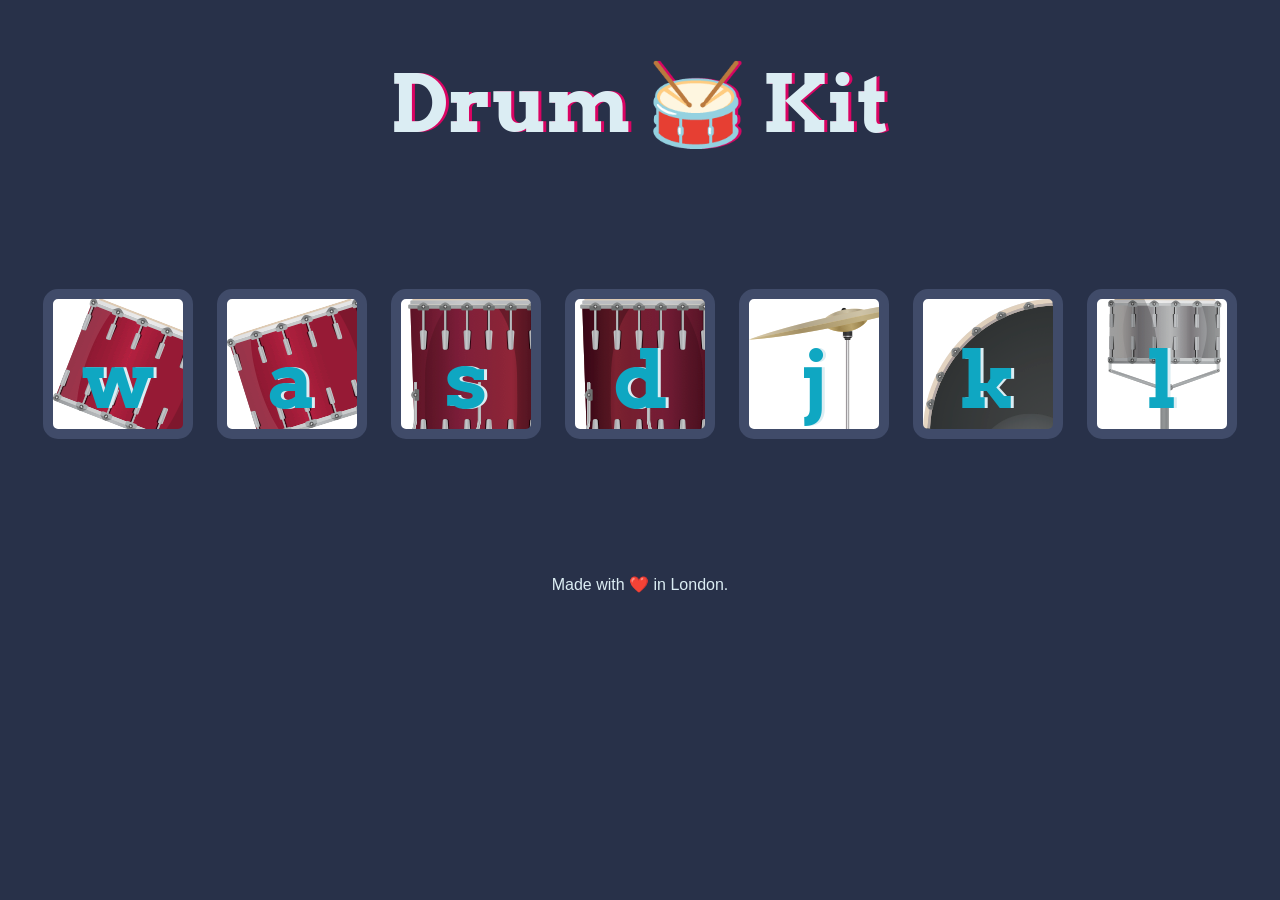
<file: drum kit/index.html>
<!DOCTYPE html>
<html lang="en" dir="ltr">
  <head>
    <meta charset="utf-8" />
    <title>Drum Kit</title>
    <link rel="stylesheet" href="styles.css" />
    <link
      href="https://fonts.googleapis.com/css?family=Arvo"
      rel="stylesheet"
    />
  </head>

  <body>
    <h1 id="title">Drum 🥁 Kit</h1>
    <div class="set">
      <button class="w drum">w</button>
      <button class="a drum">a</button>
      <button class="s drum">s</button>
      <button class="d drum">d</button>
      <button class="j drum">j</button>
      <button class="k drum">k</button>
      <button class="l drum">l</button>
    </div>

    <script src="index.js" type="text/javascript"></script>
  </body>
  <footer>Made with ❤️ in London.</footer>
</html>
</file>
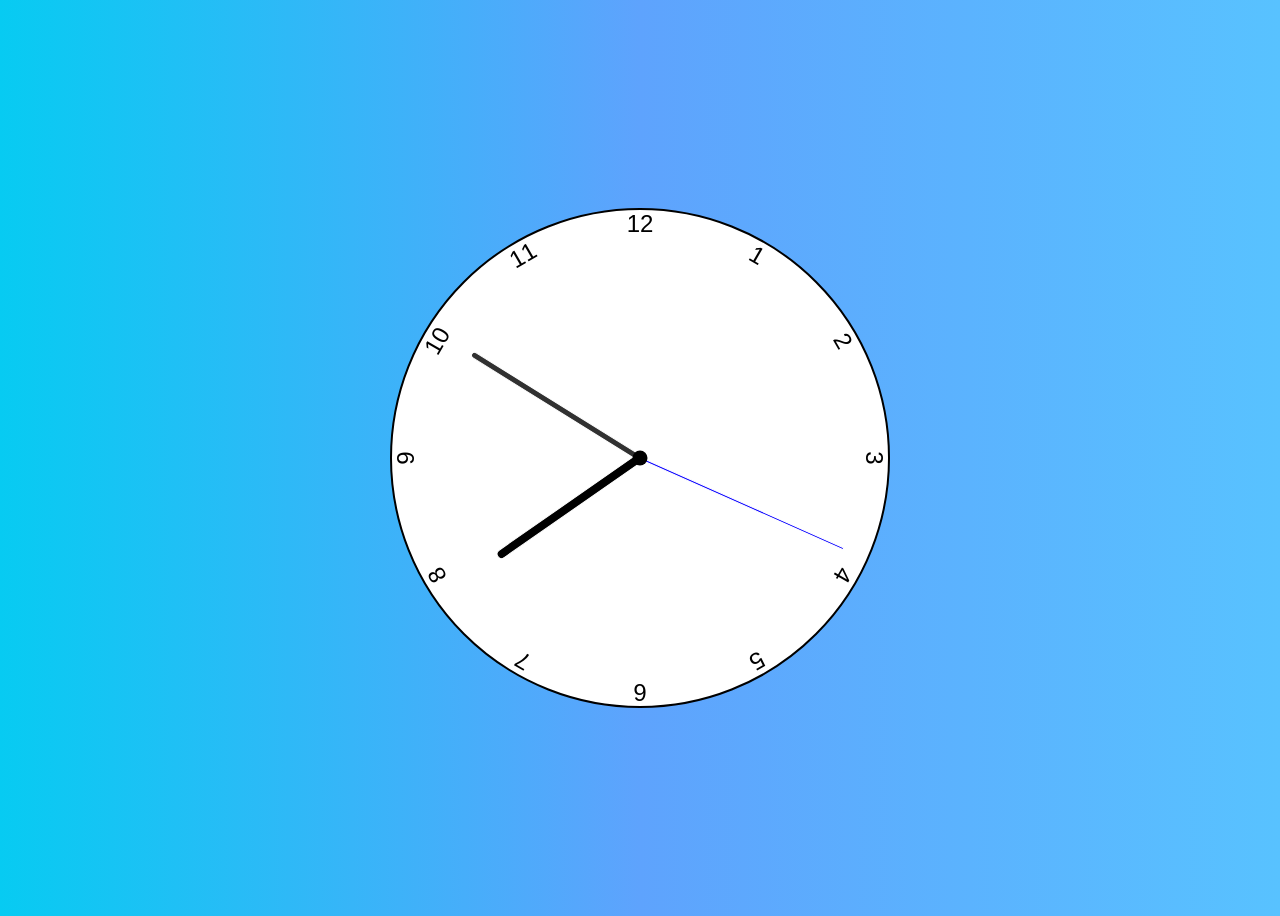
<file: Html,css, js analog clock/index.html>
<!DOCTYPE html>
<html lang="en">
<head>
    <meta charset="UTF-8">
    <meta http-equiv="X-UA-Compatible" content="IE=edge">
    <meta name="viewport" content="width=device-width, initial-scale=1.0">
    <title>Analog Clock</title>
    <link rel="stylesheet" href="style.css">
    <script defer src="script.js"></script>
</head>
<body>
    <div class="clock">
        <div class="hand hour" data-hour-hand></div>
        <div class="hand minute" data-minute-hand></div>
        <div class="hand second" data-second-hand></div>
        <div class="number number1">1</div>
        <div class="number number2">2</div>
        <div class="number number3">3</div>
        <div class="number number4">4</div>
        <div class="number number5">5</div>
        <div class="number number6">6</div>
        <div class="number number7">7</div>
        <div class="number number8">8</div>
        <div class="number number9">9</div>
        <div class="number number10">10</div>
        <div class="number number11">11</div>
        <div class="number number12">12</div>
    </div>
</body>
</html>
</file>
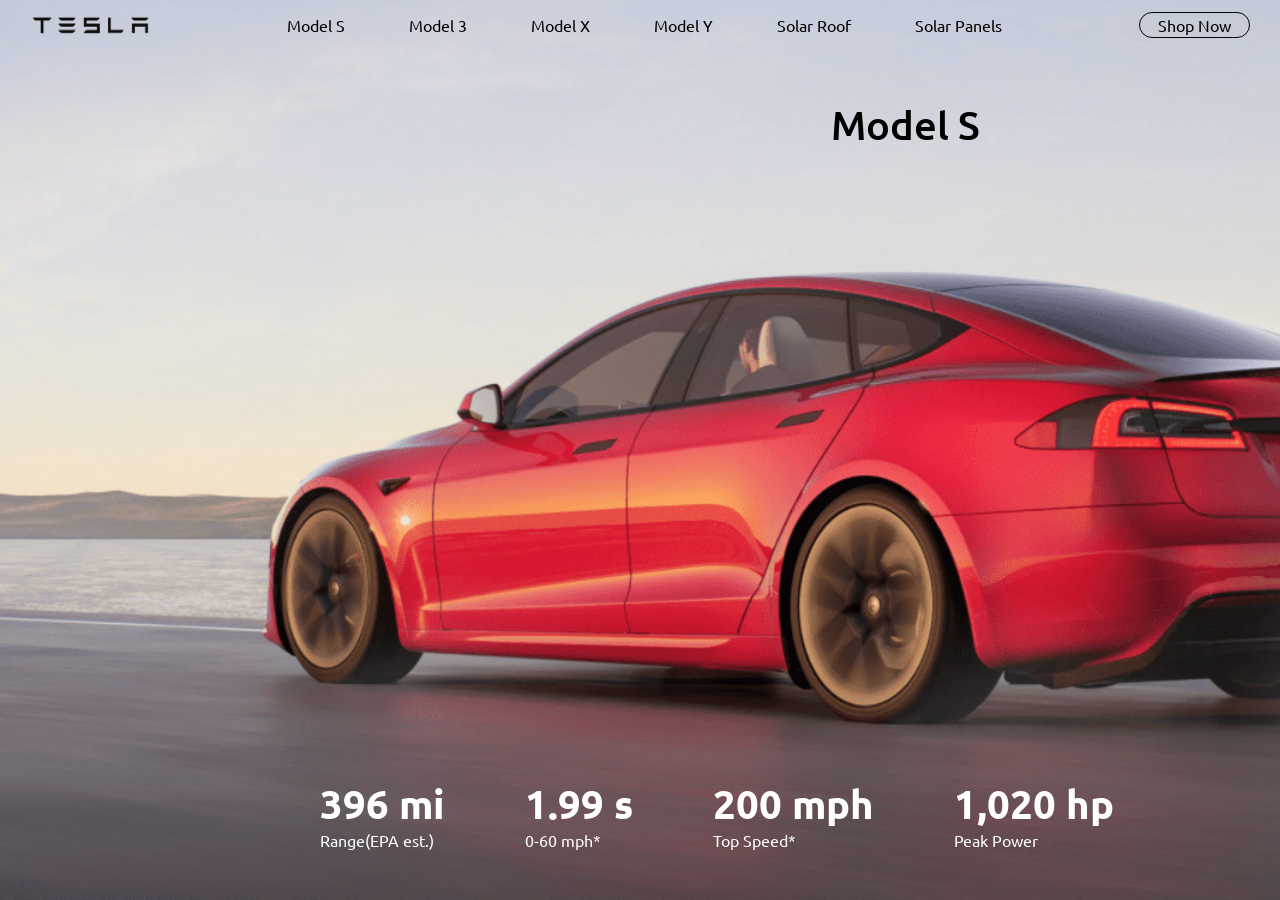
<file: TESLA website/index.html>
<!DOCTYPE html>
<html lang="en">

<head>
    <meta charset="UTF-8">
    <meta http-equiv="X-UA-Compatible" content="IE=edge">
    <meta name="viewport" content="width=device-width, initial-scale=1.0">
    <title>Tesla</title>
    <link rel="icon" type="image/x-icon" href="./img/favicon.png">
    <link rel="stylesheet" href="style.css">
    <link
        href="https://fonts.googleapis.com/css2?family=Poppins:wght@200;300;400;500;600;700;800;900&family=Ubuntu:wght@400;500&display=swap"
        rel="stylesheet">
</head>
<body>
    <div class="container">
        <nav>
            <img src="./img/tesla_log.png" class="logo">
            <ul class="mainul">
                <li><a href="index.html">Model S</a></li>
                <li><a href="model3.html">Model 3</a></li>
                <li><a href="modelx.html">Model X</a></li>
                <li><a href="modely.html">Model Y</a></li>
                <li><a href="solar_roof.html">Solar Roof</a></li>
                <li><a href="solar_panel.html">Solar Panels</a></li>
            </ul>
            <a href="" class="btn">Shop Now</a>
        </nav>
        <div class="model">
            <h2>Model S</h2>
        </div>
        <div class="info">
            <div>
                <h2>396 mi</h2>
                <p>Range(EPA est.)</p>
            </div>
            <div>
                <h2>1.99 s</h2>
                <p>0-60 mph*</p>
            </div>
            <div>
                <h2>200 mph</h2>
                <p>Top Speed*</p>
            </div>
            <div>
                <h2>1,020 hp</h2>
                <p>Peak Power</p>
            </div>
        </div>
    </div>
</body>
</html>
</file>
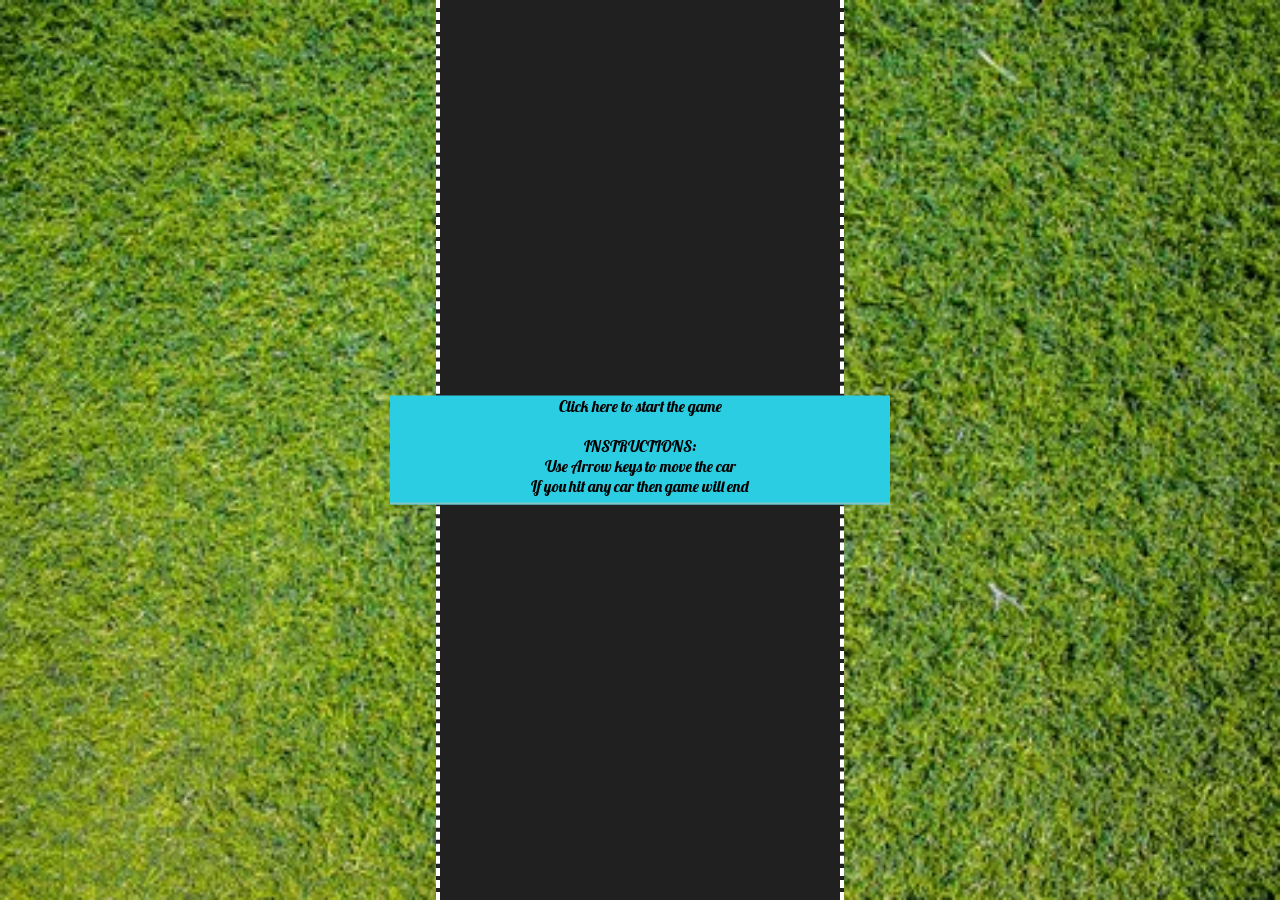
<file: Traffic Rider GAme/index.html>
<!DOCTYPE html>
<html lang="en">

<head>
    <meta charset="UTF-8">
    <meta name="viewport" content="width=device-width, initial-scale=1.0">
    <title>Game</title>
    <link href="https://fonts.googleapis.com/css2?family=Lobster&display=swap" rel="stylesheet">
    <link rel="stylesheet" href="newgame.css">
    <!-- <script src="newgame.js"></script> -->
</head>

<body>
    <div class="game">
        <div class="score"></div>
        <div class="highScore"></div>
        <div class="startScreen">
            <p class="ClickToStart">Click here to start the game <br><br></p>
            <p> INSTRUCTIONS: <br>
                Use Arrow keys to move the car <br>
                If you hit any car then game will end</p>
        </div>
      
        <div class="gameArea"></div>
       

    </div>
    
    <script src="game.js"></script>
</body>

</html>
</file>
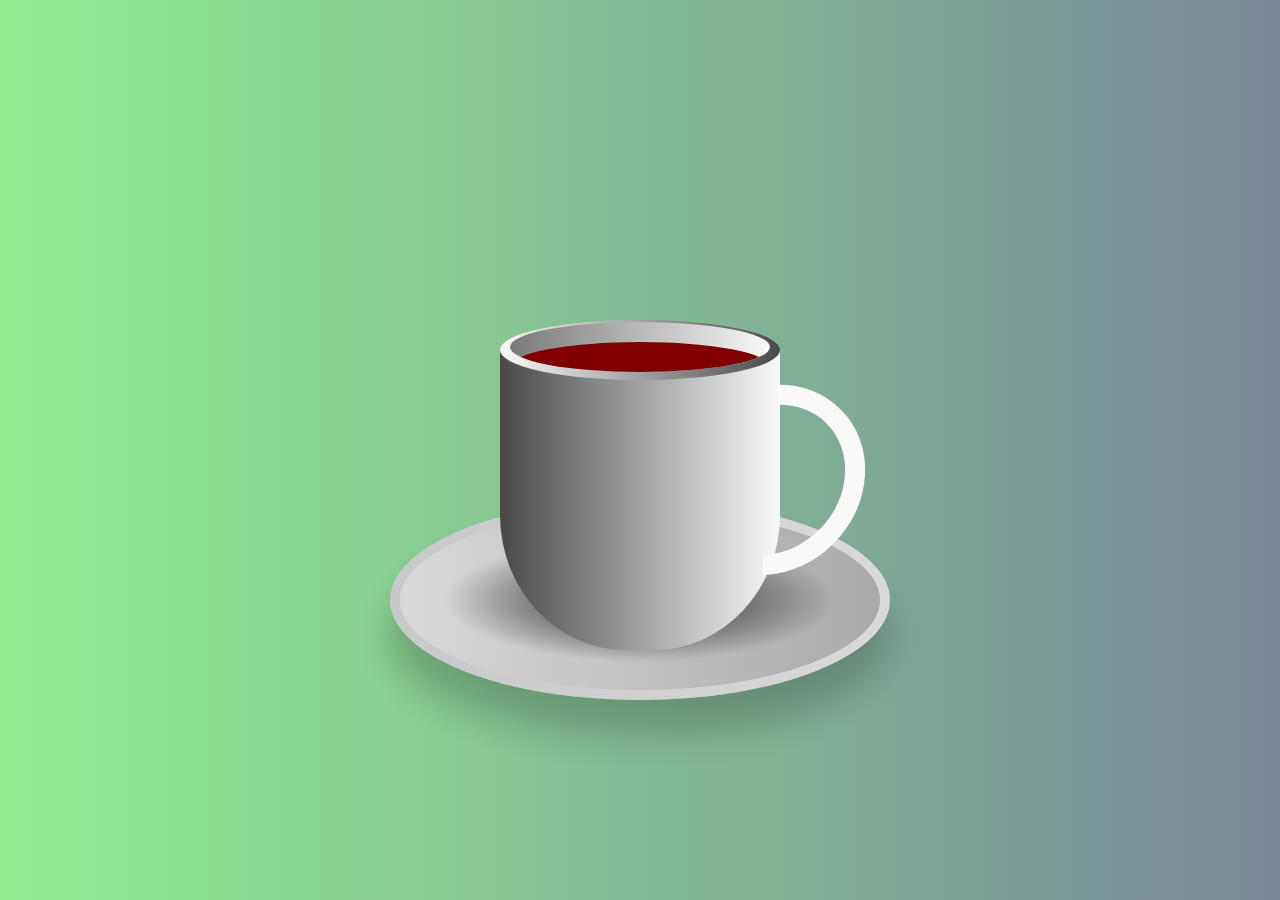
<file: Hot cup.html>
<!DOCTYPE html>
<html lang="en">
<head>
	<meta charset="utf-8">
	<title>Animated Hot cup</title>
	<style>
		*
		{
			margin: 0;
			padding: 0;
			box-sizing: border-box;
		}
		body
		{
			display: flex;
			justify-content: center;
			align-items: center;
			min-height: 100vh;
			background: linear-gradient(to left, #778899, #90ee90);
		}
		.container
		{
			position: relative;
			top: 50px;
		}
		.cup
		{
			position: relative;
			height: 300px;
			width: 280px;
			background: linear-gradient(to left, #f9f9f9, #494949);
			border-bottom-left-radius: 45%;
			border-bottom-right-radius: 45%;
		}
		.top
		{
			position: absolute;
			top: -30px;
			left: 0;
			width: 100%;
			height: 60px;
			background: linear-gradient(to right, #f9f9f9, #494949);
			border-radius: 50%;
		}
		.circle
		{
			position: absolute;
			top: 2px;
			left: 10px;
			width: calc(100% - 20px);
			height: 50px;
			background: linear-gradient(to left, #f9f9f9, #797979);
			border-radius: 50%;
			box-sizing: border-box;
			overflow: hidden;
		}
		.coffe
		{
			position: absolute;
			top: 20px;
			left: 0;
			height: 100%;
			width: 100%;
			background: linear-gradient(#800000, #800000);
			border-radius: 50%;
		}
		.handle
		{
			position: absolute;
			top: 30px;
			right: -80px;
			height: 200px;
			width: 180px;
			border: 20px solid #f9f9f9;
			border-radius: 50%;
			border-left: 20px solid transparent;
			border-bottom: 20px solid transparent;
			transform: rotate(45deg);
		}
		.plate
		{
			position: absolute;
			bottom: -50px;
			left: 50%;
			transform: translateX(-50%);
			height: 200px;
			width: 500px;
			background: linear-gradient(to left, #d9d9d9, #c9c9c9);
			border-radius: 50%;
			box-shadow: 0 35px 35px rgba(0,0,0,0.2); 
		}
		.plate::before
		{
			content: '';
			position: absolute;
			top: 10px;
			left: 10px;
			right: 10px;
			bottom: 10px;
			border-radius: 50%;
			background: linear-gradient(to right, #d9d9d9, #a9a9a9);
		}
		.plate::after
		{
			content: '';
			position: absolute;
			top: 30px;
			left: 30px;
			right: 30px;
			bottom: 30px;
			border-radius: 50%;
			background: radial-gradient(rgba(0,0,0,0.5) 25%, transparent, transparent);
		}
		.vapour
		{
			position: relative;
			display: flex;
			z-index: 1;
			padding: 0 20px;
		}
		.vapour span
		{
			position: relative;
			bottom: 50px;
			display: block;
			margin: 0 2px 50px;
			min-width: 8px;
			height: 120px;
			background: #fff;
			border-radius: 50%;
			animation: animate 5s linear infinite;
			opacity: 0;
			filter: blur(8px);
			animation-delay: calc(var(--i) * -0.8s);
		}
		@keyframes animate{
			0%
			{
				transform: translateY(0) scaleX(1);
				opacity: 0;
			}
			15%
			{
				opacity: 1;
			}
			50%
			{
				transform: translateY(-150px) scaleX(5);
			}
			95%
			{
				opacity: 0;
			}
			100%
			{
				transform: translateY(-800px) scaleX(10);
			}
		}
	</style>
</head>
<body>
	<div class="container">

		<div class="plate"></div>
		<div class="cup">

			<div class="top">
				<div class="vapour">
					<span style="--i:1;"></span>
					<span style="--i:3;"></span>
					<span style="--i:16;"></span>
					<span style="--i:5;"></span>
					<span style="--i:13;"></span>
					<span style="--i:20;"></span>
					<span style="--i:6;"></span>
					<span style="--i:7;"></span>
					<span style="--i:10;"></span>
					<span style="--i:8;"></span>
					<span style="--i:17;"></span>
					<span style="--i:11;"></span>
					<span style="--i:12;"></span>
					<span style="--i:14;"></span>
					<span style="--i:2;"></span>
					<span style="--i:9;"></span>
					<span style="--i:15;"></span>
					<span style="--i:4;"></span>
					<span style="--i:19;"></span>
				</div>
				<div class="circle">
					<div class="coffe"></div>
				</div>
			</div>

			<div class="handle"></div>
		</div>
	</div>

</body>
</html>
</file>
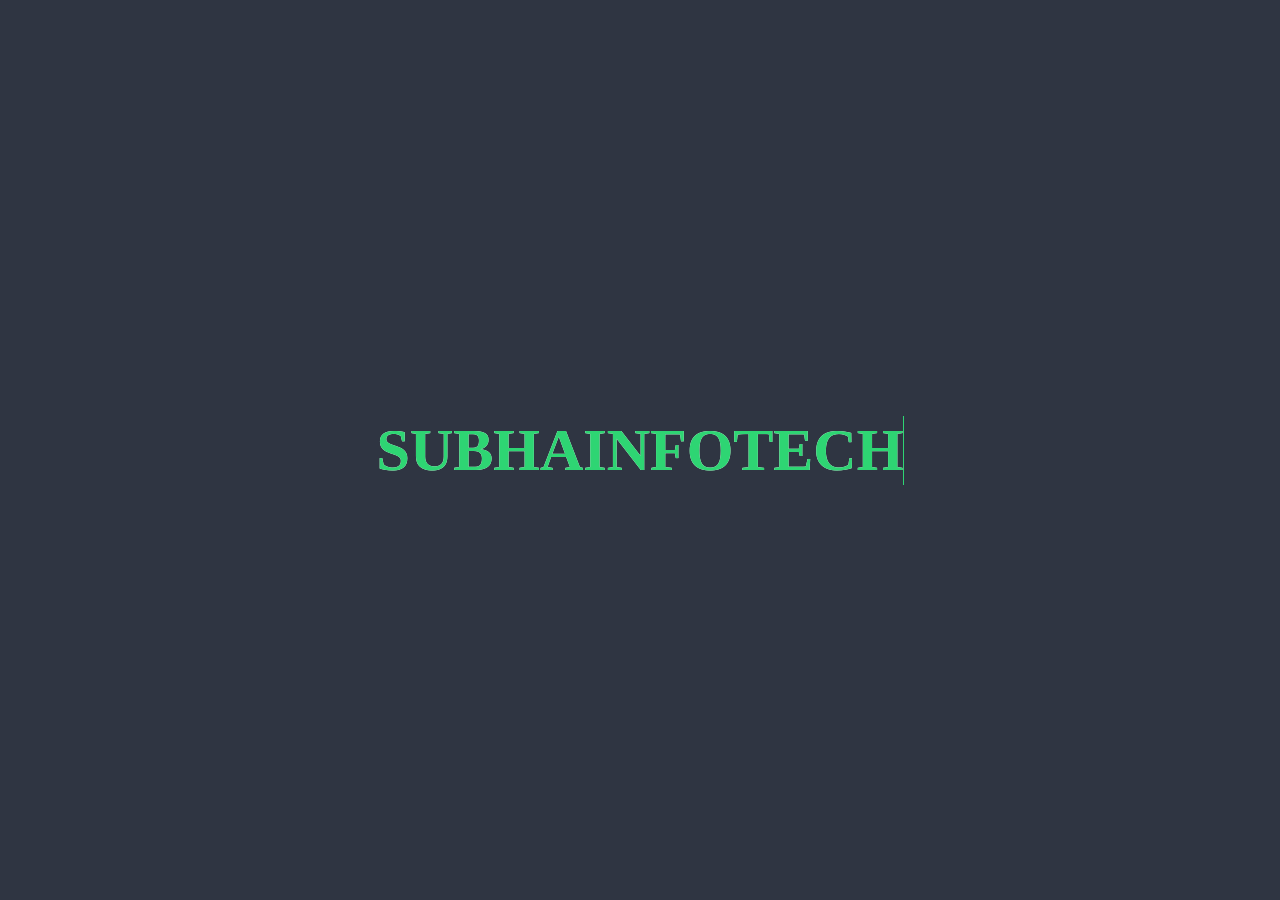
<file: slider.html>
<!DOCTYPE html>
<html lang="en">
<head>
	<meta charset="utf-8">
	<meta name="viewport" content="width=device-width, initial-scale=1.0" />
	<title>@slider</title>



	<style>
		*
		{
			margin: 0;
			padding: 0;
			box-sizing: border-box;
			font-family: 'Fredoka One', cursive;
		}
		html
		{
			font-size: 62.5%;
		}
		.center_div
		{
			width: 100vw;
			height: 100vh;
			background-color: #2f3542;
			display: grid;
			place-items: center;
		}
		h1
		{
			color: #fff;
			font-size: 6rem;
			text-transform: uppercase;
			position: relative;
		}
		h1::before
		{
			content: "SubhaInfoTech";
			width: 100%;
			color: #2ed573;
			position: absolute;
			top: 0;
			left: 0;
			border-right: 0.1rem solid #2ed573;
			animation: slide 3s linear infinite;
			-webkit-animation: slide 3s linear infinite;
			overflow: hidden;
		}
		
		@keyframes slide {
			0% {
				width: 0%;
			}
			50% {
				width: 100%;
			}
			100% {
				width: 0%;
			}
		}

	</style>



</head>
<body>
	<div class="center_div">
		<h1>SubhaInfoTech</h1>
	</div>

</body>
</html>
</file>
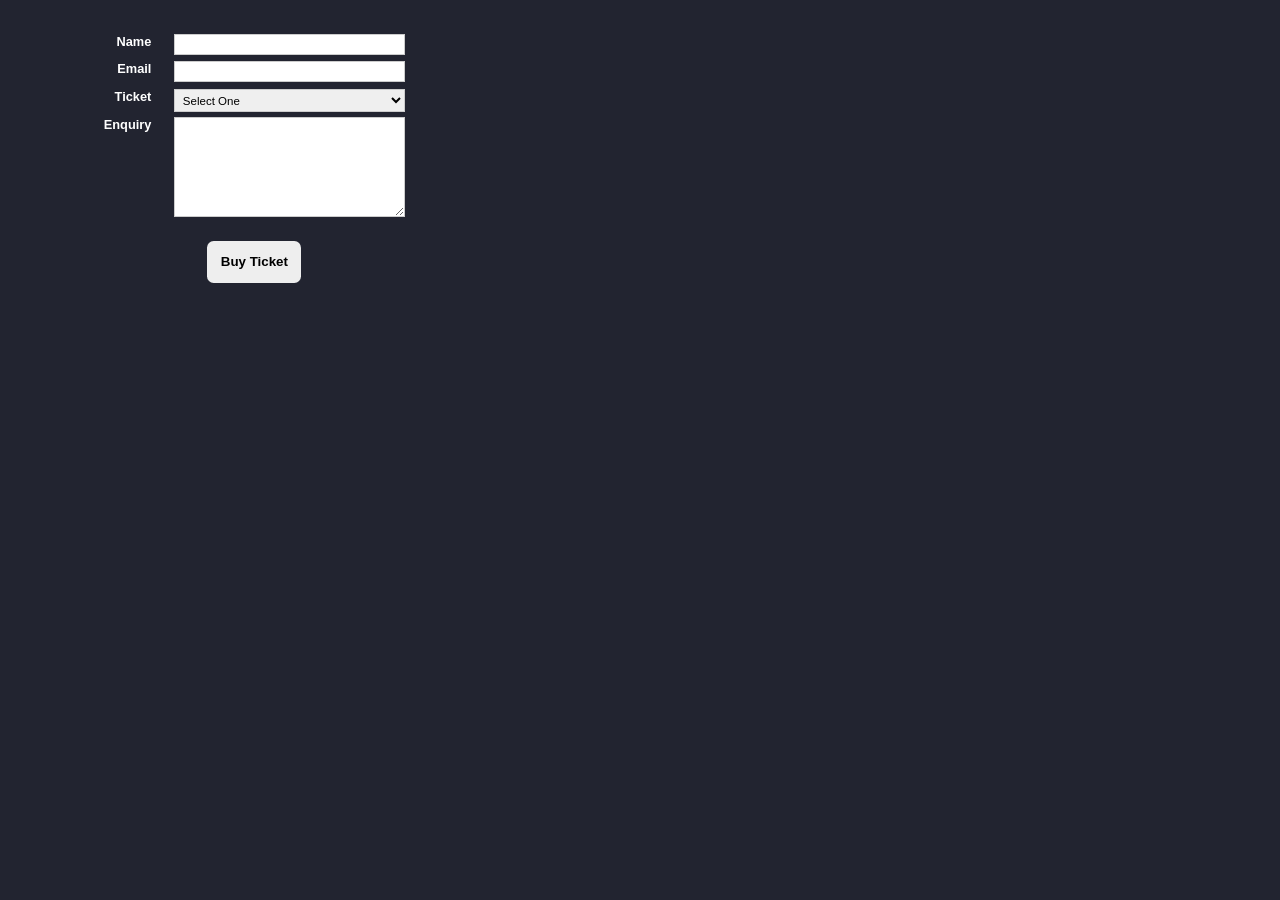
<file: BuyTicket/BuyTicket.html>
<!DOCTYPE html>
<html lang="en">
<head>
<meta charset="utf-8">
<meta name="viewport" content="width=device-width, initial-scale=1">
<meta http-equiv="x-ua-compatible" content="ie=edge">
<title>Buy ticket</title>

<!-- CSS -->
<style>
.myForm {
font-family: "Lucida Sans Unicode", "Lucida Grande", sans-serif;
font-size: 0.8em;
width: 30em;
padding: 1em;
}

.myForm * {
box-sizing: border-box;
}

.myForm label {
padding: 0;
font-weight: bold;
text-align: right;
display: block;
}

.myForm input,
.myForm select,
.myForm textarea {
margin-left: 2em;
float: right;
width: 20em;
border: 1px solid #ccc;
font-family: "Lucida Sans Unicode", "Lucida Grande", sans-serif;
font-size: 0.9em;
padding: 0.3em;
}

.myForm textarea {
height: 100px;
}

.myForm button {
padding: 1em;
border-radius: 0.5em;
background: #eee;
border: none;
font-weight: bold;
margin-left: 14em;
margin-top: 1.8em;
}

.myForm button:hover {
background: #ccc;
cursor: pointer;
}
</style>

</head>
<body bgcolor=#222430>

<form class="myForm" >

<p>
<label><font color="white">Name</fomt>
<input type="text" name="customer_name" required>
</label>
</p>

<p>
<label><font color="white">Email</font>
<input type="email" name="email_address">
</label>
</p>

<p>
<label><font color="white">Ticket</font>
<select id="pickup_place" name="pickup_place">
<option value="" selected="selected">Select One</option>
<option value="website" >for 1 person - 400 Rs</option>
<option value="membership" >for 2 person - 400 Rs</option>
<option value="telepathy" >for more than 4 person - 400 Rs</option>
</select>
</label>
</p>

<p>
<label><font color="white">Enquiry</font>
<textarea name="comments" maxlength="500"></textarea>
</label>
</p>

<p><button>Buy Ticket</button></p>

</form>

</body>
</html>
</file>
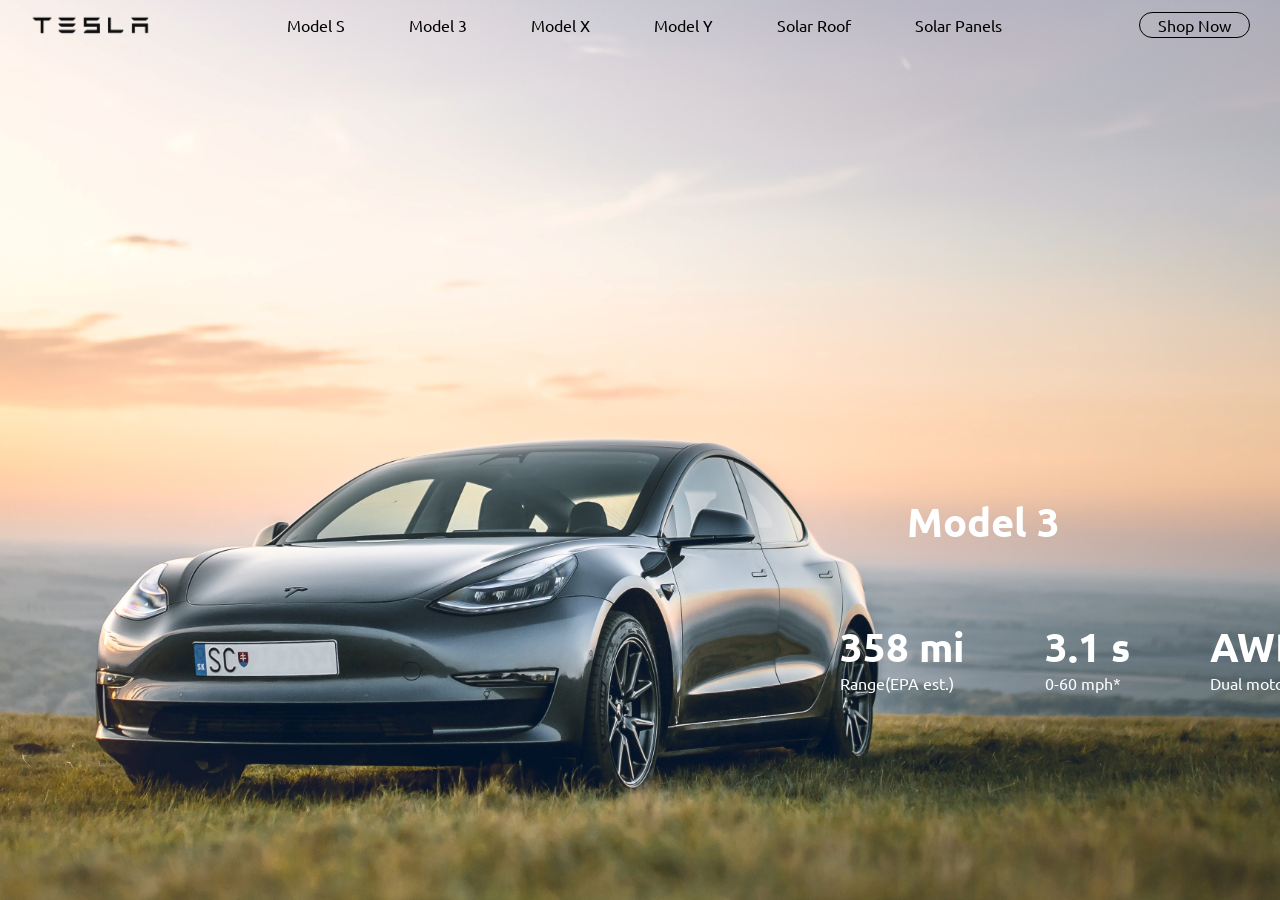
<file: TESLA website/model3.html>
<!DOCTYPE html>
<html lang="en">

<head>
    <meta charset="UTF-8">
    <meta http-equiv="X-UA-Compatible" content="IE=edge">
    <meta name="viewport" content="width=device-width, initial-scale=1.0">
    <title>Tesla</title>
    <link rel="icon" type="image/x-icon" href="./img/favicon.png">
    <link rel="stylesheet" href="style.css">
    <link href="https://fonts.googleapis.com/css2?family=Poppins:wght@200;300;400;500;600;700;800;900&family=Ubuntu:wght@400;500&display=swap"
        rel="stylesheet">
    <style>
        body{
    background-image: url('./img/model_3.jpg');
    height: 100vh;
    background-size: cover;
    background-blend-mode: multiply;
    /* background-color: rgba(0, 0, 0, 0.5); */
    background-repeat: no-repeat;
    }
    .info{
    width: 100%;
    padding: 0 50px;
    display: flex;
    align-items: center;
    color: #fff;
    position: fixed;    
    bottom: 23vh;
    margin-left: 750px;
    }
    .model{
    position: fixed;
    top: 55vh;
    right: 220px;
    }
    .model h2{
    font-size: 40px;
    font-weight: 600;
    color: #fff;
    }
    </style>
</head>

<body>
    <div class="container" id="container">
        <nav>
            <img src="./img/tesla_log.png" class="logo">
            <ul class="mainul">
                <li><a href="index.html" id="models">Model S</a></li>
                <li><a href="model3.html" id="model3">Model 3</a></li>
                <li><a href="modelx.html" id="modelx">Model X</a></li>
                <li><a href="modely.html" id="modely">Model Y</a></li>
                <li><a href="solar_roof.html" id="solarr">Solar Roof</a></li>
                <li><a href="solar_panel.html" id="solarp">Solar Panels</a></li>
            </ul>
            <a href="" class="btn">Shop Now</a>
        </nav>
        <div class="model">
            <h2>Model 3</h2>
        </div>
        <div class="info">
            <div>
                <h2>358 mi</h2>
                <p>Range(EPA est.)</p>
            </div>
            <div>
                <h2>3.1 s</h2>
                <p>0-60 mph*</p>
            </div>
            <div>
                <h2>AWD</h2>
                <p>Dual motor</p>
            </div>
        </div>
    </div>

    <!-- <script>
        var container = document.getElementById('container');
        var ms = document.getElementById("models");
        var m3 = document.getElementById("model3");
        var mx = document.getElementById('modelx');
        var my = document.getElementById('modely');
        var sr = document.getElementById('solarr');
        var sp = document.getElementById('solarp');

        ms.onclick = function () {
            container.style.backgroundImage = "url(/img/model_s.png)";
        }
        m3.onclick = function () {
            container.style.backgroundImage = "url(/img/model_3.png)";
        }
        mx.onclick = function () {
            container.style.backgroundImage = "url(./img/model_x.jpg)";
        }
        my.onclick = function () {
            container.style.backgroundImage = "url(/img/model_y.jpg)";
        }
        sr.onclick = function () {
            container.style.backgroundImage = "url(/img/solarr.jpg)";
        }
        sp.onclick = function () {
            container.style.backgroundImage = "url(/img/solarp.webp)";
        }
    </script> -->

</body>

</html>
</file>
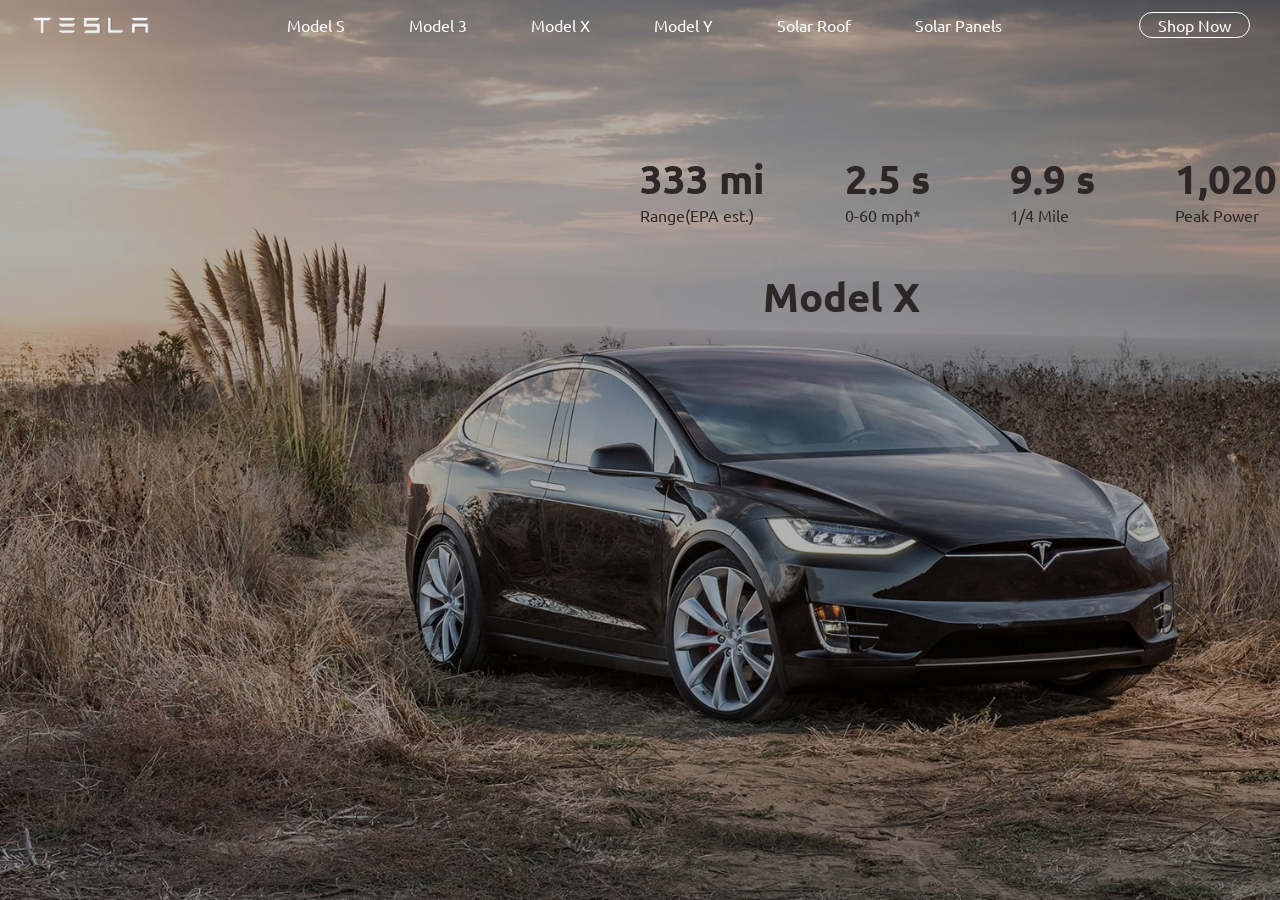
<file: TESLA website/modelx.html>
<!DOCTYPE html>
<html lang="en">

<head>
    <meta charset="UTF-8">
    <meta http-equiv="X-UA-Compatible" content="IE=edge">
    <meta name="viewport" content="width=device-width, initial-scale=1.0">
    <title>Tesla</title>
    <link rel="icon" type="image/x-icon" href="./img/favicon.png">
    <link rel="stylesheet" href="style.css">
    <link href="https://fonts.googleapis.com/css2?family=Poppins:wght@200;300;400;500;600;700;800;900&family=Ubuntu:wght@400;500&display=swap"
        rel="stylesheet">
    
    <style>
        body{
    background-image: url('./img/model_x.jpg');
    height: 100vh;
    background-size: cover;
    background-blend-mode: multiply;
    background-color: rgba(0, 0, 0, 0.3);
    background-repeat: no-repeat;
    }
    .info{
    width: 100%;
    padding: 0 50px;
    display: flex;
    align-items: center;
    color: rgb(45, 39, 39);
    position: fixed;    
    bottom: 75vh;
    margin-left: 550px;
    }
    .model{
    position: fixed;
    top: 30vh;
    right: 40vh;
    }
    .model h2{
    font-size: 40px;
    font-weight: 600;
    color: rgb(45, 39, 39);
    }
    .logo{
        filter: invert();
    }
    a{
        color: #fff;
    }
    .btn{
    border: 1px solid #fff;
    }
    </style>
</head>

<body>
    <div class="container" id="container">
        <nav>
            <img src="./img/tesla_log.png" class="logo">
            <ul class="mainul">
                <li><a href="index.html" id="models">Model S</a></li>
                <li><a href="model3.html" id="model3">Model 3</a></li>
                <li><a href="modelx.html" id="modelx">Model X</a></li>
                <li><a href="modely.html" id="modely">Model Y</a></li>
                <li><a href="solar_roof.html" id="solarr">Solar Roof</a></li>
                <li><a href="solar_panel.html" id="solarp">Solar Panels</a></li>
            </ul>
            <a href="" class="btn">Shop Now</a>
        </nav>
        <div class="model">
            <h2>Model X</h2>
        </div>
        <div class="info">
            <div>
                <h2>333 mi</h2>
                <p>Range(EPA est.)</p>
            </div>
            <div>
                <h2>2.5 s</h2>
                <p>0-60 mph*</p>
            </div>
            <div>
                <h2>9.9 s</h2>
                <p>1/4 Mile</p>
            </div>
            <div>
                <h2>1,020 hp</h2>
                <p>Peak Power</p>
            </div>
        </div>
           
    </div>

</body>

</html>
</file>
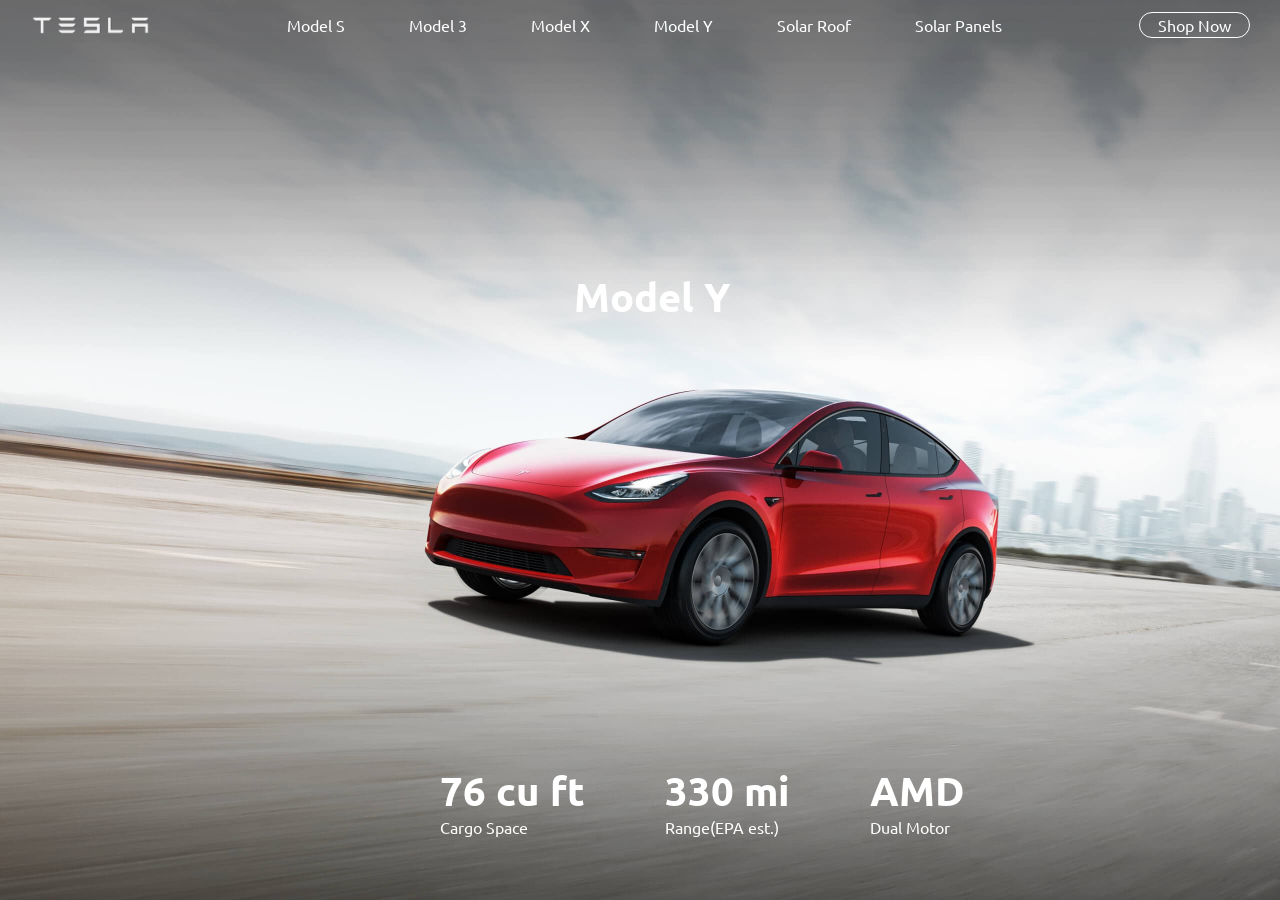
<file: TESLA website/modely.html>
<!DOCTYPE html>
<html lang="en">

<head>
    <meta charset="UTF-8">
    <meta http-equiv="X-UA-Compatible" content="IE=edge">
    <meta name="viewport" content="width=device-width, initial-scale=1.0">
    <title>Tesla</title>
    <link rel="icon" type="image/x-icon" href="./img/favicon.png">
    <link rel="stylesheet" href="style.css">
    <link href="https://fonts.googleapis.com/css2?family=Poppins:wght@200;300;400;500;600;700;800;900&family=Ubuntu:wght@400;500&display=swap"
        rel="stylesheet">
    <style>
        body{
    background-image: url('./img/model-y_R1@2.jpg');
    height: 100vh;
    background-size: cover;
    background-blend-mode: multiply;
    /* background-color: rgba(0, 0, 0, 0.3); */
    background-repeat: no-repeat;
    }
    .info{
    width: 100%;
    padding: 0 50px;
    display: flex;
    align-items: center;
    color: #fff;
    position: fixed;    
    bottom: 7vh; 
    margin-left: 350px;
     }
    .model{
    position: fixed;
    top: 30vh;
    right: 550px;
    }
    .model h2{
    font-size: 40px;
    font-weight: 600;
    color: #fff;
    }
    .logo{
        filter: invert();
    } 
    a{
        color: #fff;
    }
    .btn{
    border: 1px solid #fff;
    }
    </style>
</head>

<body>
    <div class="container" id="container">
        <nav>
            <img src="./img/tesla_log.png" class="logo">
            <ul class="mainul">
                <li><a href="index.html" id="models">Model S</a></li>
                <li><a href="model3.html" id="model3">Model 3</a></li>
                <li><a href="modelx.html" id="modelx">Model X</a></li>
                <li><a href="modely.html" id="modely">Model Y</a></li>
                <li><a href="solar_roof.html" id="solarr">Solar Roof</a></li>
                <li><a href="solar_panel.html" id="solarp">Solar Panels</a></li>
            </ul>
            <a href="" class="btn">Shop Now</a>
        </nav>
        <div class="model">
            <h2>Model Y</h2>
        </div>
        <div class="info">
            <div>
                <h2>76 cu ft</h2>
                <p>Cargo Space</p>
            </div>
            <div>
                <h2>330 mi</h2>
                <p>Range(EPA est.)</p>
            </div>
            <div>
                <h2>AMD</h2>
                <p>Dual Motor</p>
            </div>
        </div>
           
    </div>

    <!-- <script>
        var container = document.getElementById('container');
        var ms = document.getElementById("models");
        var m3 = document.getElementById("model3");
        var mx = document.getElementById('modelx');
        var my = document.getElementById('modely');
        var sr = document.getElementById('solarr');
        var sp = document.getElementById('solarp');

        ms.onclick = function () {
            container.style.backgroundImage = "url(/img/model_s.png)";
        }
        m3.onclick = function () {
            container.style.backgroundImage = "url(/img/model_3.png)";
        }
        mx.onclick = function () {
            container.style.backgroundImage = "url(./img/model_x.jpg)";
        }
        my.onclick = function () {
            container.style.backgroundImage = "url(/img/model_y.jpg)";
        }
        sr.onclick = function () {
            container.style.backgroundImage = "url(/img/solarr.jpg)";
        }
        sp.onclick = function () {
            container.style.backgroundImage = "url(/img/solarp.webp)";
        }
    </script> -->

</body>

</html>
</file>
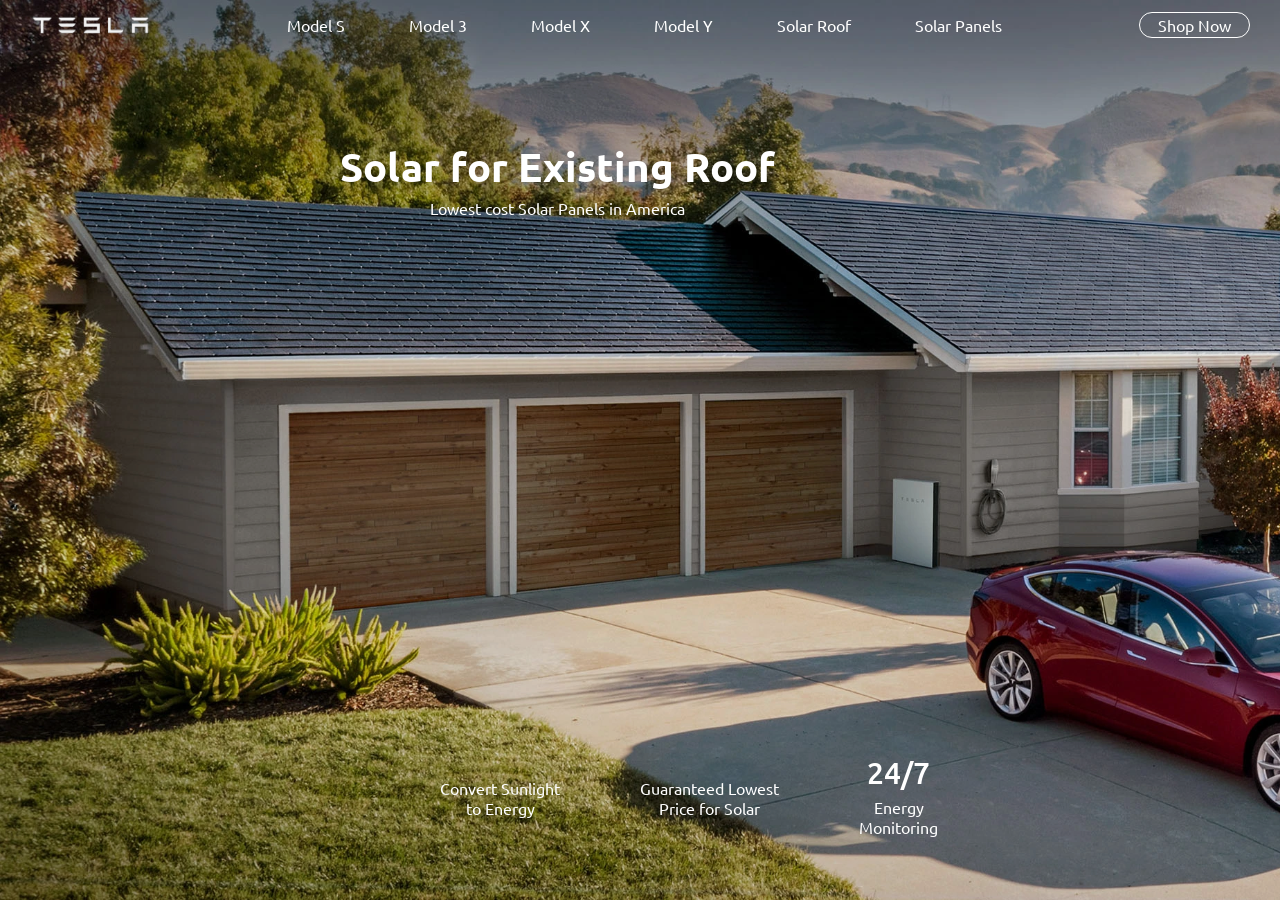
<file: TESLA website/solar_panel.html>
<!DOCTYPE html>
<html lang="en">

<head>
    <meta charset="UTF-8">
    <meta http-equiv="X-UA-Compatible" content="IE=edge">
    <meta name="viewport" content="width=device-width, initial-scale=1.0">
    <title>Tesla</title>
    <link rel="icon" type="image/x-icon" href="./img/favicon.png">
    <link rel="stylesheet" href="style.css">
    <link href="https://fonts.googleapis.com/css2?family=Poppins:wght@200;300;400;500;600;700;800;900&family=Ubuntu:wght@400;500&display=swap"
        rel="stylesheet">
    <link rel="stylesheet" href="https://unicons.iconscout.com/release/v4.0.0/css/line.css">
    <style>
        body{
    background-image: url('./img/solarp.webp');
    height: 100vh;
    background-size: cover;
    background-blend-mode: multiply;
    background-color: rgba(0, 0, 0, 0.1);
    background-repeat: no-repeat;
    }
    .info{
    width: 100%;
    padding: 0 50px;
    display: flex;
    align-items: center;
    color: #fff;
    position: fixed;    
    bottom: 7vh; 
    margin-left: 350px;
    text-align: center;
     }
    .info h2{
        font-size: 30px;
        font-weight: 500;
        padding: 5px;
    }
    .model{
    position: fixed;
    top: 15vh;
    right: 500px;
    text-align: center;
    }
    .model h2{
    font-size: 40px;
    font-weight: 600;
    color: #fff;
    padding: 5px;
    }
    .model p{
        color: #fff;
    }
    .logo{
        filter: invert();
    } 
    a{
        color: #fff;
    }
    .btn{
    border: 1px solid #fff;
    }
    </style>
</head>

<body>
    <div class="container" id="container">
        <nav>
            <img src="./img/tesla_log.png" class="logo">
            <ul class="mainul">
                <li><a href="index.html" id="models">Model S</a></li>
                <li><a href="model3.html" id="model3">Model 3</a></li>
                <li><a href="modelx.html" id="modelx">Model X</a></li>
                <li><a href="modely.html" id="modely">Model Y</a></li>
                <li><a href="solar_roof.html" id="solarr">Solar Roof</a></li>
                <li><a href="solar_panel.html" id="solarp">Solar Panels</a></li>
            </ul>
            <a href="" class="btn">Shop Now</a>
        </nav>
        <div class="model">
            <h2>Solar for Existing Roof</h2>
            <p>Lowest cost Solar Panels in America </p>
        </div>
        <div class="info">
            <div>
                <h2><i class="uil uil-sun"></i></h2>
                <p>Convert Sunlight <br> to Energy</p>
            </div>
            <div>
                <h2><i class="uil uil-dollar-alt"></i></h2>
                <p>Guaranteed Lowest<br>Price for Solar</p>
            </div>
            <div>
                <h2>24/7</h2>
                <p>Energy <br> Monitoring</p>
            </div>
        </div>
           
    </div>

    <!-- <script>
        var container = document.getElementById('container');
        var ms = document.getElementById("models");
        var m3 = document.getElementById("model3");
        var mx = document.getElementById('modelx');
        var my = document.getElementById('modely');
        var sr = document.getElementById('solarr');
        var sp = document.getElementById('solarp');

        ms.onclick = function () {
            container.style.backgroundImage = "url(/img/model_s.png)";
        }
        m3.onclick = function () {
            container.style.backgroundImage = "url(/img/model_3.png)";
        }
        mx.onclick = function () {
            container.style.backgroundImage = "url(./img/model_x.jpg)";
        }
        my.onclick = function () {
            container.style.backgroundImage = "url(/img/model_y.jpg)";
        }
        sr.onclick = function () {
            container.style.backgroundImage = "url(/img/solarr.jpg)";
        }
        sp.onclick = function () {
            container.style.backgroundImage = "url(/img/solarp.webp)";
        }
    </script> -->

</body>

</html>
</file>
<file: drum kit/styles.css>
body {
  text-align: center;
  background-color: #283149;
}

h1 {
  font-size: 5rem;
  color: #DBEDF3;
  font-family: "Arvo", cursive;
  text-shadow: 3px 0 #DA0463;

}

footer {
  color: #DBEDF3;
  font-family: sans-serif;
}

.w {
  background-image: url("./images/tom1.png");
}

.a {
  background-image: url("./images/tom2.png");
}

.s {
  background-image: url("./images/tom3.png");
}

.d {
  background-image: url("./images/tom4.png");
}

.j {
  background-image: url("./images/crash.png");
}

.k {
  background-image: url("./images/kick.png");
}

.l {
  background-image: url("./images/snare.png");
}

.set {
  margin: 10% auto;
}

.game-over {
  background-color: red;
  opacity: 0.8;
}

.pressed {
  box-shadow: 0 3px 4px 0 #DBEDF3;
  opacity: 0.5;
}

.red {
  color: red;
}

.drum {
  outline: none;
  border: 10px solid #404B69;
  font-size: 5rem;
  font-family: 'Arvo', cursive;
  line-height: 2;
  font-weight: 900;
  color: #0fa7c2;
  text-shadow: 3px 0 #DBEDF3;
  border-radius: 15px;
  display: inline-block;
  width: 150px;
  height: 150px;
  text-align: center;
  margin: 10px;
  background-color: white;
}
</file>
<file: Html,css, js analog clock/style.css>
*, *::after, ::before{
    box-sizing: border-box;
    font-family: Gotham Rounded,sans-serif ;
}

body{
    background: linear-gradient(to right, rgb(7, 203, 242), rgb(94, 163, 253),  rgb(88, 194, 255));
    justify-content: center;
    display: flex;
    align-items: center;
    min-height: 100vh;
    overflow: hidden;
}

.clock{
    background-color: rgba(255, 255, 255, 8);
    width: 500px;
    height: 500px;
    border-radius: 50%;
    border: 2px solid black;
    position: relative;
 }

 .clock .number{
    position: absolute;
    width: 100%;
    height: 100%;
    text-align: center;
    transform: rotate(var(--rotation));
    font-size: 1.5rem;
 }

 .clock .number1 { --rotation: 30deg}
 .clock .number2 { --rotation: 60deg}
 .clock .number3 { --rotation: 90deg}
 .clock .number4 { --rotation: 120deg}
 .clock .number5 { --rotation: 150deg}
 .clock .number6 { --rotation: 180deg}
 .clock .number7 { --rotation: 210deg}
 .clock .number8 { --rotation: 240deg}
 .clock .number9 { --rotation: 270deg}
 .clock .number10 { --rotation: 300deg}
 .clock .number11 { --rotation: 330deg}
 
.clock .hand{
    --rotation:30;
    position: absolute;
    left: 50%;
    bottom: 50%;
    transform-origin: bottom;
    transform: translateX(-50%) rotate(calc(var(--rotation)*1deg));
    border: 1px solid white;
    border-top-left-radius: 10px;
    border-top-right-radius: 10px;
    z-index: 10;
}

.clock::after{
    content: "";
    position: absolute;
    height: 15px;
    width: 15px;
    z-index: 11;
    top: 50%;
    left: 50%;
    background-color: black;
    transform: translate(-50%, -50%);
    border-radius: 50%;
}

 .clock .hand.second{
    width: 3px;
    height: 45%;
    background-color: rgb(8, 0, 255);
 }

 .clock .hand.minute{
    width: 7px;
    height: 40%;
    background-color: rgba(0, 0, 0, 0.808);
 }

 .clock .hand.hour{
    width: 10px;
    height: 35%;
    background-color: black;
 }
</file>
<file: TESLA website/style.css>
*{
    padding: 0;
    margin: 0;
    text-decoration: none;
    font-family: 'Ubuntu', sans-serif;
}
body{
    background-image: url('./img/model_s.png');
    height: 100vh;
    background-size: cover;
    background-blend-mode: multiply;
    /* background-color: rgba(0, 0, 0, 0.5); */
    background-repeat: no-repeat;

}
.container{
    display: flex;
    justify-content: space-between;
}
nav{
    width: 100%;
    top: 0;
    left: 0;
    position: fixed;
    display: flex;
    align-items: center;
}
nav ul{
    flex: auto;
    text-align: center;
}
nav ul li{
    display: inline-block;
    margin: 15px 30px;
}
a{
    text-decoration: none;
    color: black;
}
a:hover{
    color: gray;
}
.logo{
    width: 120px;
    cursor: pointer;
    /* filter: invert(); */
    margin-left: 30px;
}
.logo:hover{
    filter: invert();
}
.btn{
    margin-right: 30px;
    border: 1px solid black;
    padding: 2px 18px;
    border-radius: 30px;
}

.model{
    position: fixed;
    top: 100px;
    right: 300px;
}
.model h2{
    font-size: 40px;
    font-weight: 500;
    cursor: pointer;
}

.info{
    width: 100%;
    padding: 0 50px;
    display: flex;
    align-items: center;
    color: #fff;
    position: fixed;    
    bottom: 50px;
    margin-left: 230px;
}
.info div{
    margin: 0 40px;
}
.info h2{
    font-size: 40px;
    font-weight: 600;
}
</file>
<file: Traffic Rider GAme/newgame.css>
* {
    margin: 0;
    padding: 0;
    font-family: 'Lobster', cursive;
}
.game{
background-image: url(bg.jpg);
background-repeat: no-repeat;
background-size: 100% 100%;
}
.hide {
    display: none;
}

.startScreen {
    width: 500px;
    height: 107px;
    line-height: 20px;
    position: absolute;
    top: 50%;
    left: 50%;
    transform: translate(-50%, -50%);
    z-index: 2;
    margin: auto;
    background-color: rgb(43, 205, 226);
    text-align: center;
    border-bottom: 2px solid rgb(132, 197, 197);
}

.score,
.highScore {
    position: absolute;
    top: 10px;
    left: 20px;
    text-align: center;
    background-color: rgb(100, 224, 156);
    width: 200px;
    color: rgb(59, 40, 40);
    line-height: 40px;
    border-radius: 4px;
    font-size: 1.2em;
}

.ClickToStart {
    cursor: pointer;
}

.gameArea {
    height: 100vh;
    width: 400px;
    margin: auto;
    position: relative;

    background-color: rgb(32, 32, 32);
    overflow: hidden;
    border-left: 4px dashed white;
    border-right: 4px dashed white;
}
.car{
   background: url(car.png);
   background-repeat: no-repeat;
   background-size: 100% 100%;
    height: 75px;
    width: 50px;
    position: absolute;
    top: 520px;
}
.Opponents {
   background: url(opponent\ car.png);
   background-repeat: no-repeat;
   background-size: 100% 100%;
    height: 75px;
    width: 50px;
    position: absolute;
    top: 520px;
}

.roadLines {
    height: 100px;
    width: 10px;
    background-color: white;
    position: absolute;
    margin-left: 195px;
}
</file>
